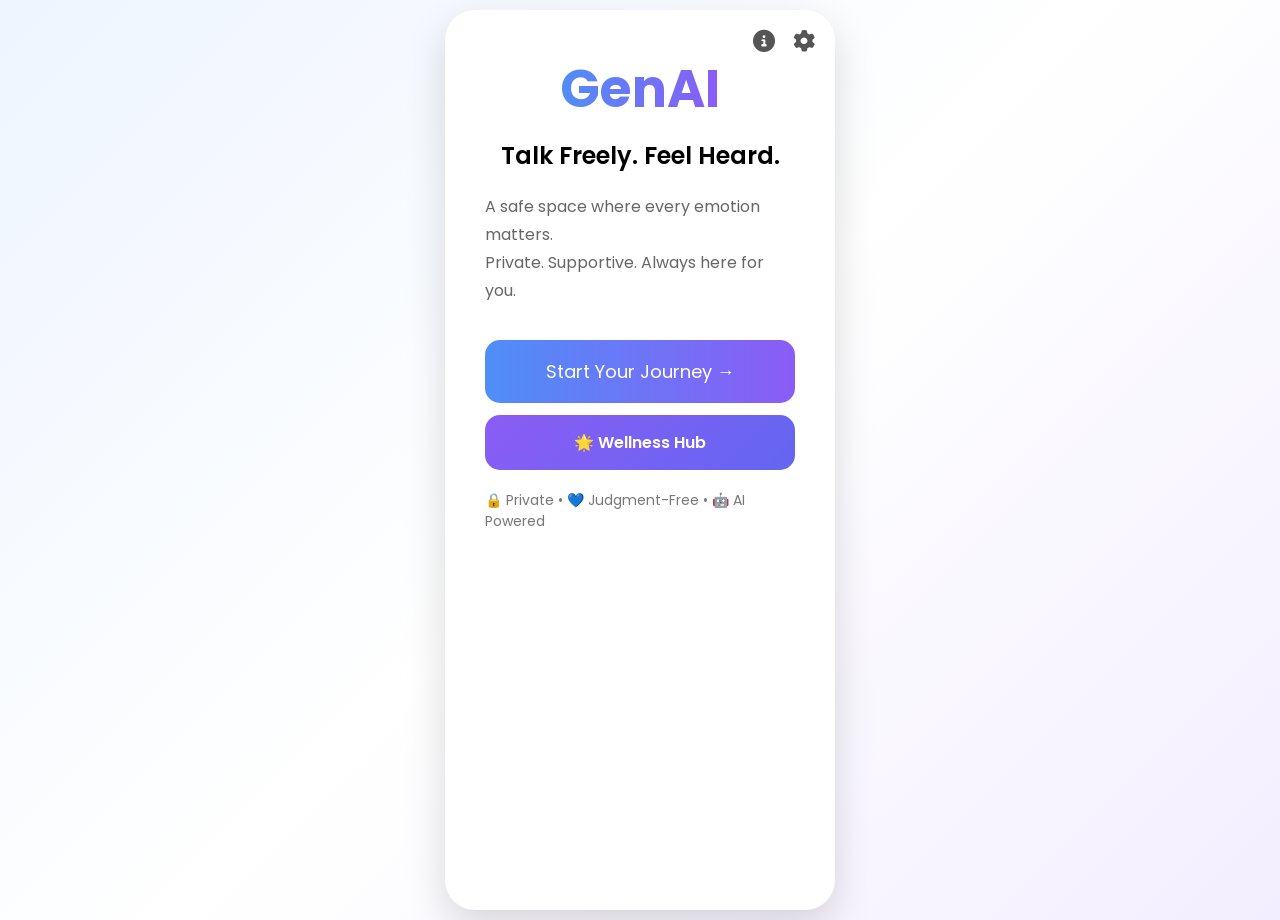
<file: index.html>
<!DOCTYPE html>
<html lang="en">
<head>
    <link rel="stylesheet" href="https://cdnjs.cloudflare.com/ajax/libs/font-awesome/6.7.2/css/all.min.css">
    <meta charset="UTF-8">
    <meta name="viewport" content="width=device-width, initial-scale=1.0">
    <title>GenAI</title>

    <link rel="stylesheet" href="style.css">

    <link href="https://fonts.googleapis.com/css2?family=Poppins:wght@300;400;500;600;700&display=swap" rel="stylesheet">
</head>
<body>

<div class="app">

    <div class="welcome-screen">


    <div class="top-bar">

        <div class="top-icons">
            <i class="fa-solid fa-circle-info" id="aboutBtn"></i>
            <i class="fa-solid fa-gear" id="settingsBtn"></i>
        </div>

    </div>


        <h1>GenAI</h1>

        <p class="tagline">
            Talk Freely. Feel Heard.
        </p>

        <p class="description">
            A safe space where every emotion matters.
            <br>
            Private. Supportive. Always here for you.
        </p>

        <button id="startBtn">
            Start Your Journey →
        </button>

        <button id="wellnessBtn">
    🌟 Wellness Hub
</button>

        <p class="footer-text">
            🔒 Private • 💙 Judgment-Free • 🤖 AI Powered
        </p>

    </div>

</div>


<div class="modal" id="aboutModal">

<div class="modal-content">

<h2>GenAI v1.0</h2>


<p>
Talk Freely. Feel Heard.
</p>

<br>

<p><strong>Developed By</strong></p>

<p>Vanshika Nakra</p>

<br>

<p><strong>Built With</strong></p>

<p>HTML • CSS • JavaScript • Gemini API</p>

<br>

<p>
© 2026 GenAI
</p>

<button onclick="closeAbout()">
Close
</button>

</div>

</div>

<script src="script.js"></script>

</body>
</html>
</file>
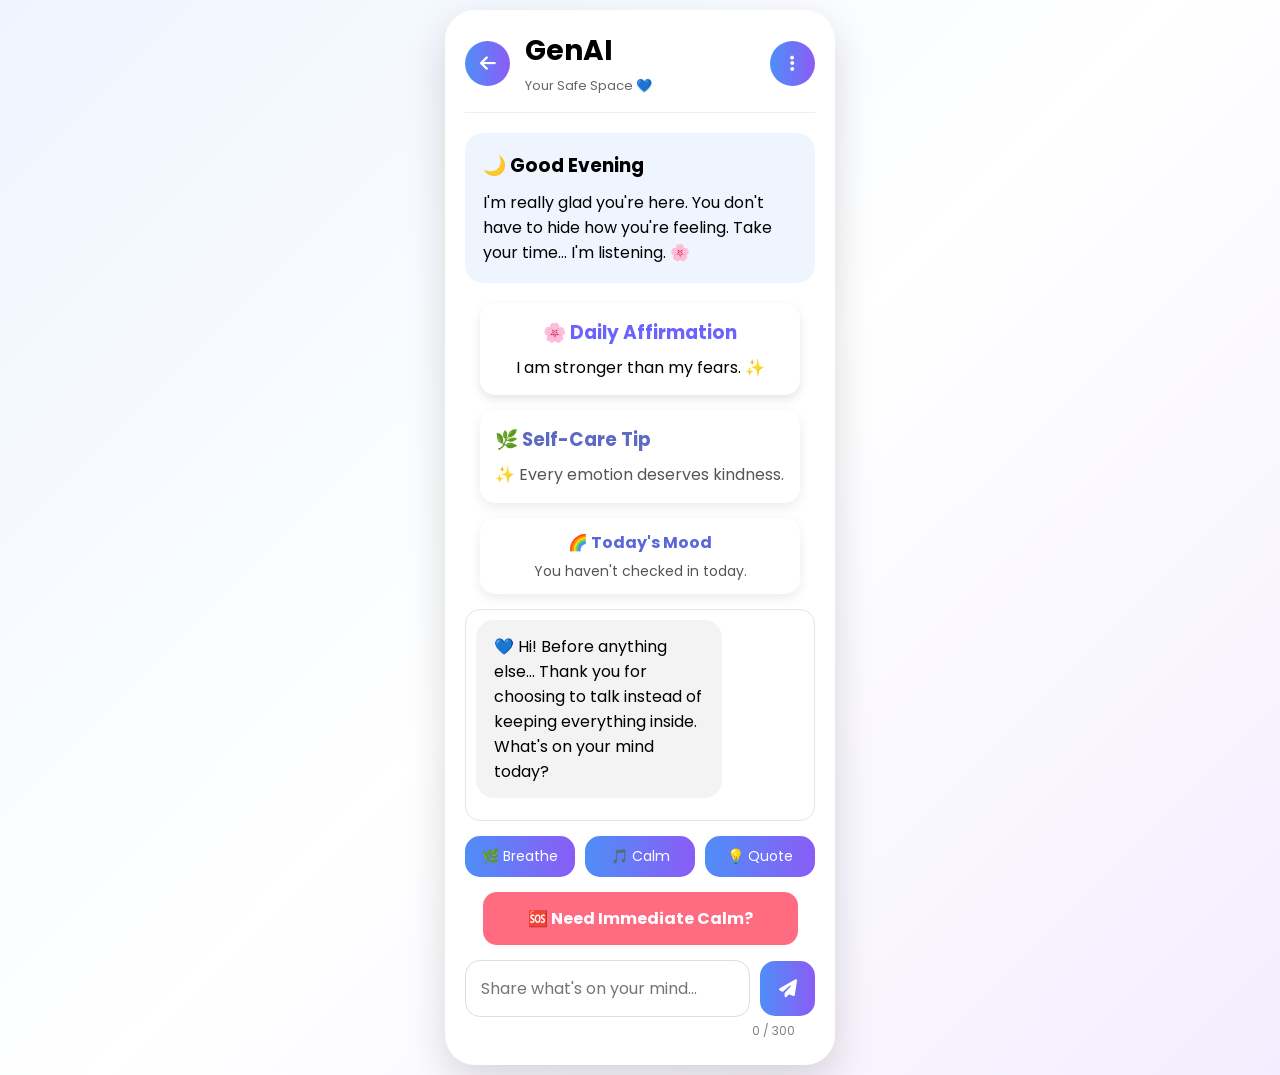
<file: chat.html>
<!DOCTYPE html>
<html lang="en">
<head>

<meta charset="UTF-8">
<meta name="viewport" content="width=device-width, initial-scale=1.0">

<title>GenAI Chat</title>

<link rel="stylesheet" href="style.css">

<link href="https://fonts.googleapis.com/css2?family=Poppins:wght@300;400;500;600;700&display=swap" rel="stylesheet">

<link rel="stylesheet" href="https://cdnjs.cloudflare.com/ajax/libs/font-awesome/6.7.2/css/all.min.css"/>

</head>

<body>

<div class="app">

<div class="chat-screen">

<div class="chat-header">

<button class="back-btn" onclick="history.back()">
    <i class="fa-solid fa-arrow-left"></i>
</button>

<div class="header-title">
    <h2>GenAI</h2>
    <small>Your Safe Space 💙</small>
</div>

<button class="menu-btn" id="menuBtn">
    <i class="fa-solid fa-ellipsis-vertical"></i>
</button>

</div>


<div class="menu" id="menu">

<button id="aboutMenu">ℹ About</button>

<button id="historyMenu">📜 Mood History</button>

<button id="clearChat">🗑 Clear Chat</button>

<button id="settingsMenu">⚙ Settings</button>

</div>

<div class="welcome-message">

<h3 id="welcomeTitle">💙 Welcome</h3>

<p id="welcomeText">

I'm really glad you're here.

You don't have to hide how you're feeling.

Take your time...

I'm listening. 🌸

</p>

</div>

<div class="affirmation-card">
    <h3>🌸 Daily Affirmation</h3>
    <p id="affirmation"></p>
</div>

<div class="care-card" id="careCard">

    <h3>🌿 Self-Care Tip</h3>

    <p id="careText"></p>

</div>

<div class="mood-summary">
    <h4>🌈 Today's Mood</h4>
    <p id="todayMood">You haven't checked in today.</p>
</div>

<div class="chat-box" id="chatBox">

<div class="bot-message">

💙 Hi!

Before anything else...

Thank you for choosing to talk instead of keeping everything inside.

What's on your mind today?

</div>

</div>

<div class="quick-actions">

<button id="breatheBtn">🌿 Breathe</button>

<button id="calmBtn">🎵 Calm</button>

<button id="quoteBtn">💡 Quote</button>

</div>

<button id="panicBtn" class="panic-btn">
    🆘 Need Immediate Calm?
</button>

<div class="input-area">

<input
type="text"
id="userInput"
placeholder="Share what's on your mind..."
>

<button id="sendBtn">
<i class="fa-solid fa-paper-plane"></i>
</button>

</div>

<p id="charCount">0 / 300</p>

</div>

</div>


<script src="script.js"></script>

</body>
</html>
</file>
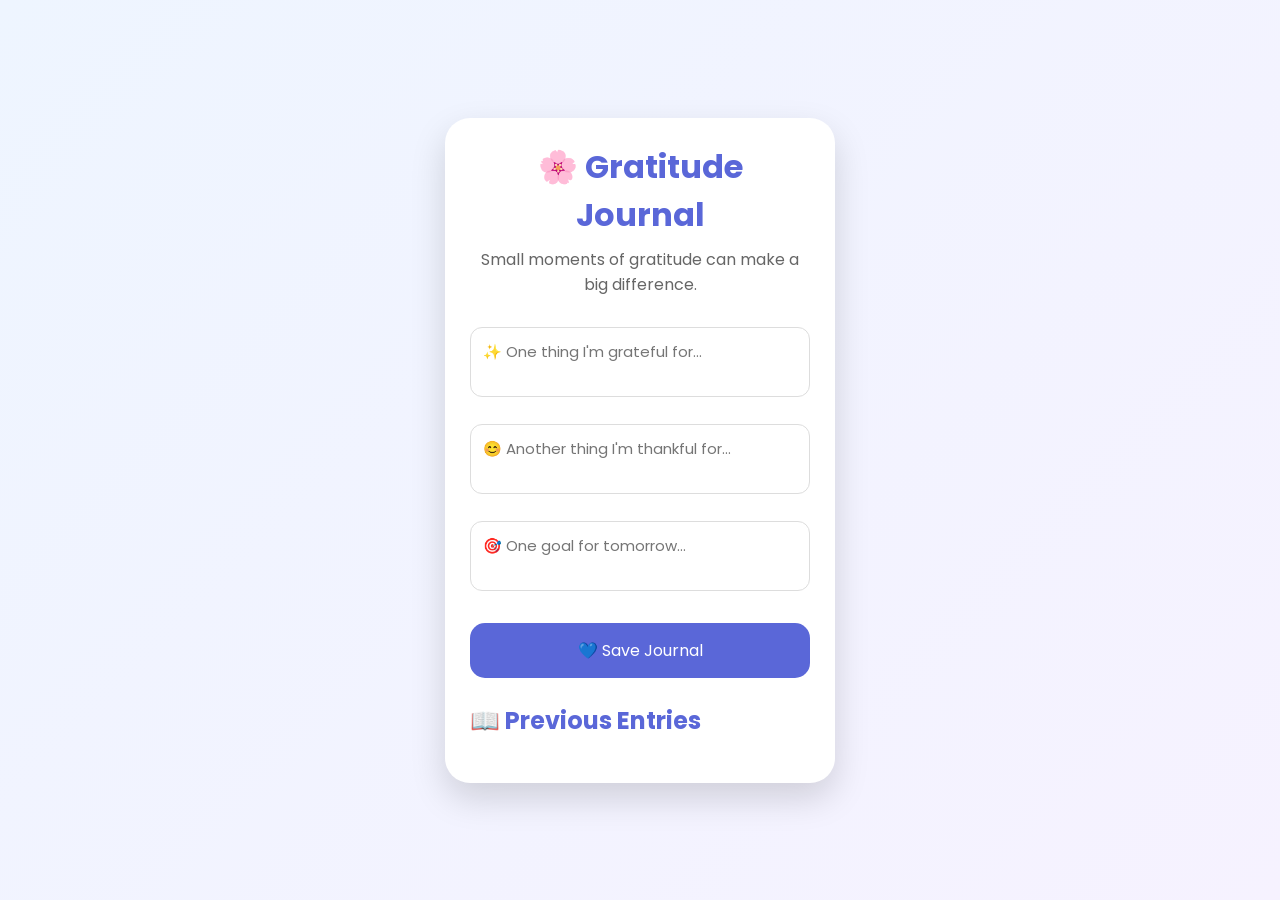
<file: gratitude.html>
<!DOCTYPE html>
<html lang="en">
<head>
<meta charset="UTF-8">
<meta name="viewport" content="width=device-width, initial-scale=1.0">
<title>Gratitude Journal | GenAI</title>

<link href="https://fonts.googleapis.com/css2?family=Poppins:wght@300;400;500;600;700&display=swap" rel="stylesheet">

<style>

*{
margin:0;
padding:0;
box-sizing:border-box;
font-family:'Poppins',sans-serif;
}

body{
background:linear-gradient(135deg,#EEF5FF,#F6F2FF);
display:flex;
justify-content:center;
align-items:center;
min-height:100vh;
padding:20px;
}

.container{
width:390px;
background:white;
border-radius:25px;
padding:25px;
box-shadow:0 15px 35px rgba(0,0,0,.15);
}

h1{
text-align:center;
color:#5A67D8;
margin-bottom:8px;
}

.subtitle{
text-align:center;
color:#666;
margin-bottom:20px;
}

textarea{
width:100%;
height:70px;
padding:12px;
margin:10px 0;
border-radius:12px;
border:1px solid #ddd;
resize:none;
font-size:15px;
}

button{
width:100%;
padding:15px;
border:none;
border-radius:15px;
background:#5A67D8;
color:white;
font-size:16px;
cursor:pointer;
margin-top:15px;
}

button:hover{
background:#4654c8;
}

.entries{
margin-top:25px;
}

.entry{
background:#F8F9FF;
padding:15px;
border-radius:15px;
margin-bottom:15px;
}

.entry small{
color:#777;
display:block;
margin-bottom:8px;
}

.entry p{
margin:6px 0;
line-height:1.5;
}

</style>

</head>

<body>

<div class="container">

<h1>🌸 Gratitude Journal</h1>

<p class="subtitle">
Small moments of gratitude can make a big difference.
</p>

<textarea id="g1" placeholder="✨ One thing I'm grateful for..."></textarea>

<textarea id="g2" placeholder="😊 Another thing I'm thankful for..."></textarea>

<textarea id="goal" placeholder="🎯 One goal for tomorrow..."></textarea>

<button onclick="saveEntry()">
💙 Save Journal
</button>

<div class="entries">

<h2 style="margin:20px 0;color:#5A67D8;">
📖 Previous Entries
</h2>

<div id="history"></div>

</div>

</div>

<script>

const historyBox=document.getElementById("history");

function loadEntries(){

const entries=
JSON.parse(localStorage.getItem("gratitudeEntries"))||[];

historyBox.innerHTML="";

entries.forEach(item=>{

historyBox.innerHTML+=`

<div class="entry">

<small>${item.date}</small>

<p>✨ ${item.g1}</p>

<p>😊 ${item.g2}</p>

<p>🎯 ${item.goal}</p>

</div>

`;

});

}

function saveEntry(){

const g1=document.getElementById("g1").value.trim();

const g2=document.getElementById("g2").value.trim();

const goal=document.getElementById("goal").value.trim();

if(!g1||!g2||!goal){

alert("Please fill all fields 💙");

return;

}

const entries=
JSON.parse(localStorage.getItem("gratitudeEntries"))||[];

entries.unshift({

date:new Date().toLocaleString(),

g1,

g2,

goal

});

localStorage.setItem(
"gratitudeEntries",
JSON.stringify(entries)
);

alert("🌸 Journal Saved Successfully!");

document.getElementById("g1").value="";
document.getElementById("g2").value="";
document.getElementById("goal").value="";

loadEntries();

}

loadEntries();

</script>

</body>
</html>
</file>
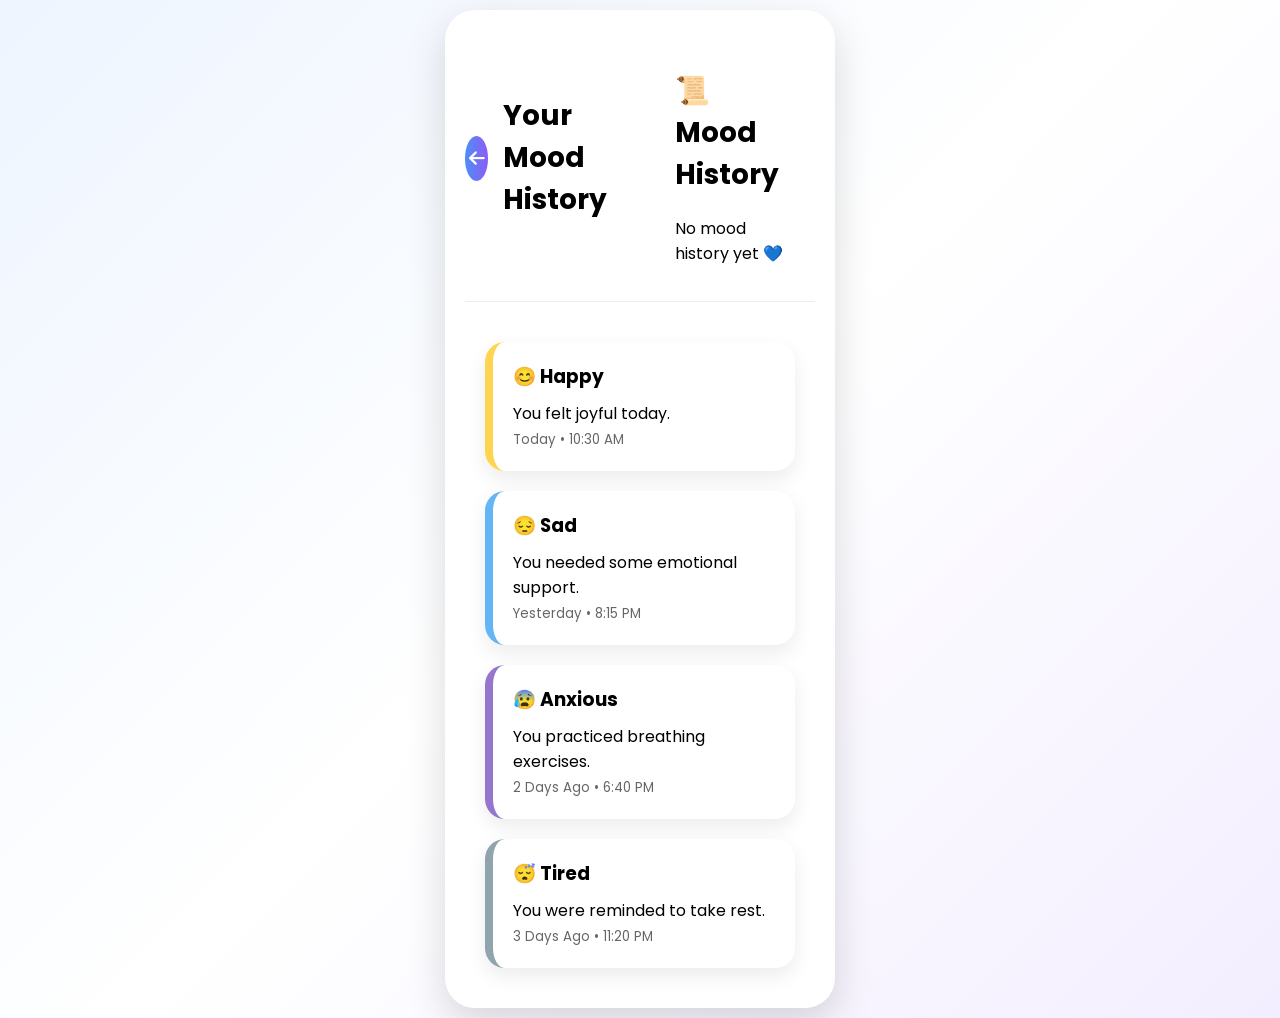
<file: history.html>
<!DOCTYPE html>
<html lang="en">
<head>
<meta charset="UTF-8">
<meta name="viewport" content="width=device-width, initial-scale=1.0">
<title>Mood History - GenAI</title>

<link rel="stylesheet" href="style.css">

<link rel="stylesheet"
href="https://cdnjs.cloudflare.com/ajax/libs/font-awesome/6.7.2/css/all.min.css">

<link href="https://fonts.googleapis.com/css2?family=Poppins:wght@300;400;500;600&display=swap" rel="stylesheet">

</head>

<body>

<div class="app">

<div class="chat-header">

<button class="back-btn" onclick="history.back()">
<i class="fa-solid fa-arrow-left"></i>
</button>

<h2>Your Mood History</h2>

<div class="history-container">

    <h2>📜 Mood History</h2>

    <div id="historyList"></div>

</div>

</div>

<div class="history-container">

<div class="history-card happy">
<h3>😊 Happy</h3>
<p>You felt joyful today.</p>
<small>Today • 10:30 AM</small>
</div>

<div class="history-card sad">
<h3>😔 Sad</h3>
<p>You needed some emotional support.</p>
<small>Yesterday • 8:15 PM</small>
</div>

<div class="history-card anxious">
<h3>😰 Anxious</h3>
<p>You practiced breathing exercises.</p>
<small>2 Days Ago • 6:40 PM</small>
</div>

<div class="history-card tired">
<h3>😴 Tired</h3>
<p>You were reminded to take rest.</p>
<small>3 Days Ago • 11:20 PM</small>
</div>

</div>

</div>

<script src="script.js"></script>

</body>
</html>
</file>
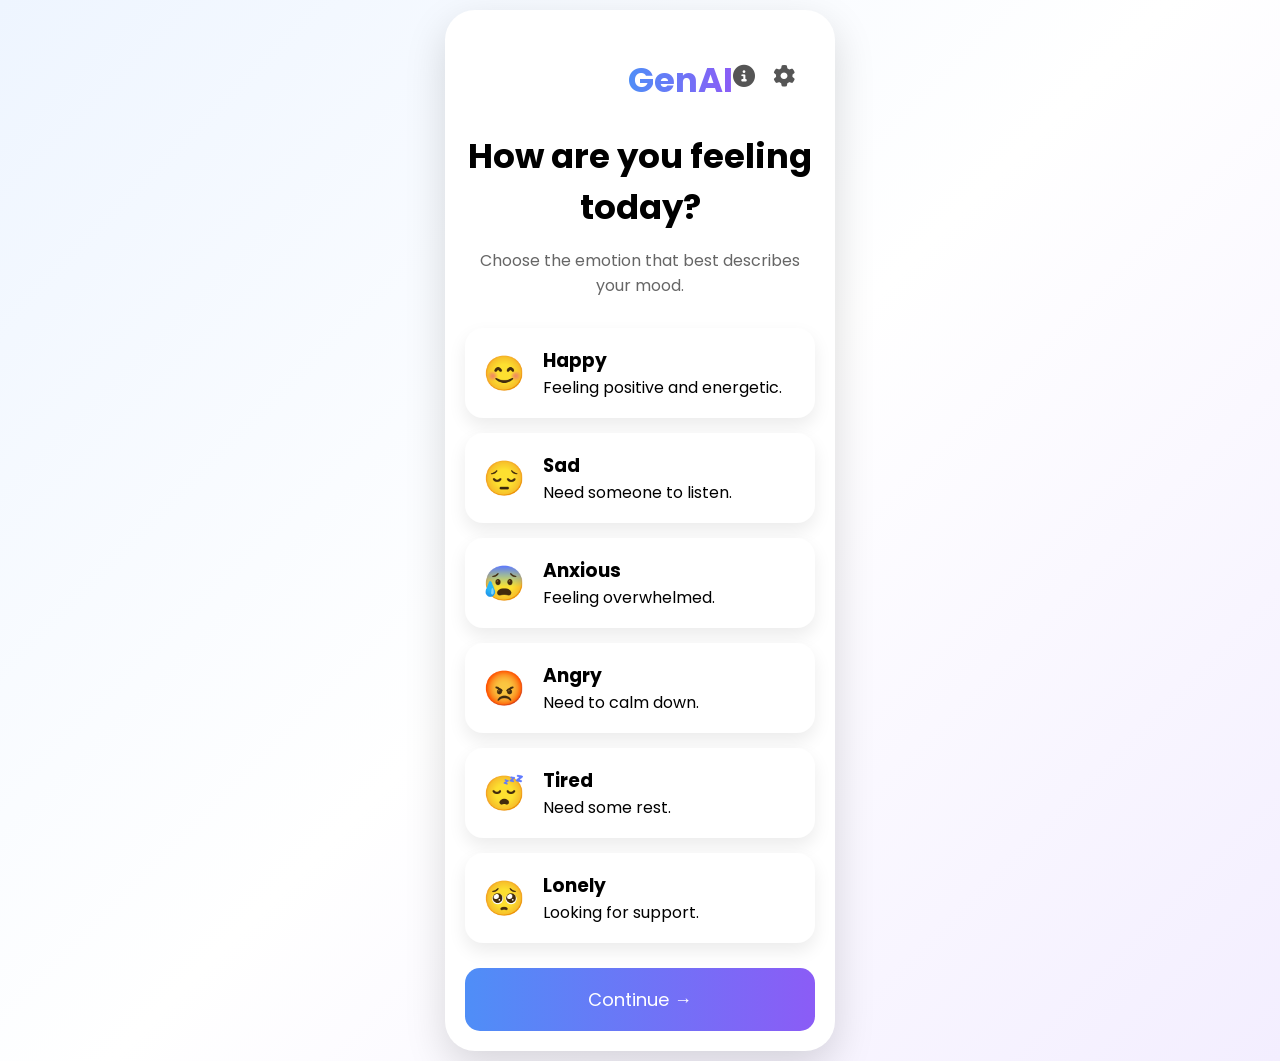
<file: mood.html>
<!DOCTYPE html>
<html lang="en">
<head>
    <link rel="stylesheet" href="https://cdnjs.cloudflare.com/ajax/libs/font-awesome/6.7.2/css/all.min.css">
    <meta charset="UTF-8">
    <meta name="viewport" content="width=device-width, initial-scale=1.0">
    <title>Mood Selection</title>

    <link rel="stylesheet" href="style.css">

    <link href="https://fonts.googleapis.com/css2?family=Poppins:wght@300;400;500;600;700&display=swap" rel="stylesheet">
</head>
<body>

<div class="app">

    <div id="overlay" class="overlay">

<div class="emoji-container" id="emojiContainer"></div>

    <div class="emotion-card" id="emotionCard">

    <span class="close-card" id="closeCard">
        <i class="fa-solid fa-xmark"></i>
    </span>

    <h2 id="cardTitle"></h2>

    <p id="cardMessage"></p>

    <button id="chatBtn">
        💬 Start Talking
    </button>

</div>

</div>

    <div class="mood-screen">

    <div class="mood-top-bar">

        <h2 class="app-title">GenAI</h2>

        <div class="top-icons">
            <i class="fa-solid fa-circle-info" id="aboutBtn"></i>
            <i class="fa-solid fa-gear" id="settingsBtn"></i>
        </div>

    </div>

        <h2>How are you feeling today?</h2>

        <p class="mood-subtitle">
            Choose the emotion that best describes your mood.
        </p>

        <div class="mood-container">

            <div class="mood-card">
                <span class="emoji">😊</span>
                <div>
                    <h3>Happy</h3>
                    <p>Feeling positive and energetic.</p>
                </div>
            </div>

            <div class="mood-card">
                <span class="emoji">😔</span>
                <div>
                    <h3>Sad</h3>
                    <p>Need someone to listen.</p>
                </div>
            </div>

            <div class="mood-card">
                <span class="emoji">😰</span>
                <div>
                    <h3>Anxious</h3>
                    <p>Feeling overwhelmed.</p>
                </div>
            </div>

            <div class="mood-card">
                <span class="emoji">😡</span>
                <div>
                    <h3>Angry</h3>
                    <p>Need to calm down.</p>
                </div>
            </div>

            <div class="mood-card">
    <span class="emoji">😴</span>
    <div>
        <h3>Tired</h3>
        <p>Need some rest.</p>
    </div>
</div>

<div class="mood-card">
    <span class="emoji">🥺</span>
    <div>
        <h3>Lonely</h3>
        <p>Looking for support.</p>
    </div>
</div>

</div>

<button class="continue-btn">
    Continue →
</button>

</div>

</div>

<!-- About Modal -->
<div class="modal" id="aboutModal">

    <div class="modal-content">

        <h2>GenAI v1.0</h2>

        <p>Talk Freely. Feel Heard.</p>

        <br>

        <p><strong>Developed By</strong></p>

        <p>Vanshika Nakra</p>

        <br>

        <p><strong>Built With</strong></p>

        <p>HTML • CSS • JavaScript • Gemini API</p>

        <br>

        <p>© 2026 GenAI</p>

        <button onclick="closeAbout()">
            Close
        </button>

    </div>

</div>

<script src="script.js"></script>

</body>
</html>
</file>
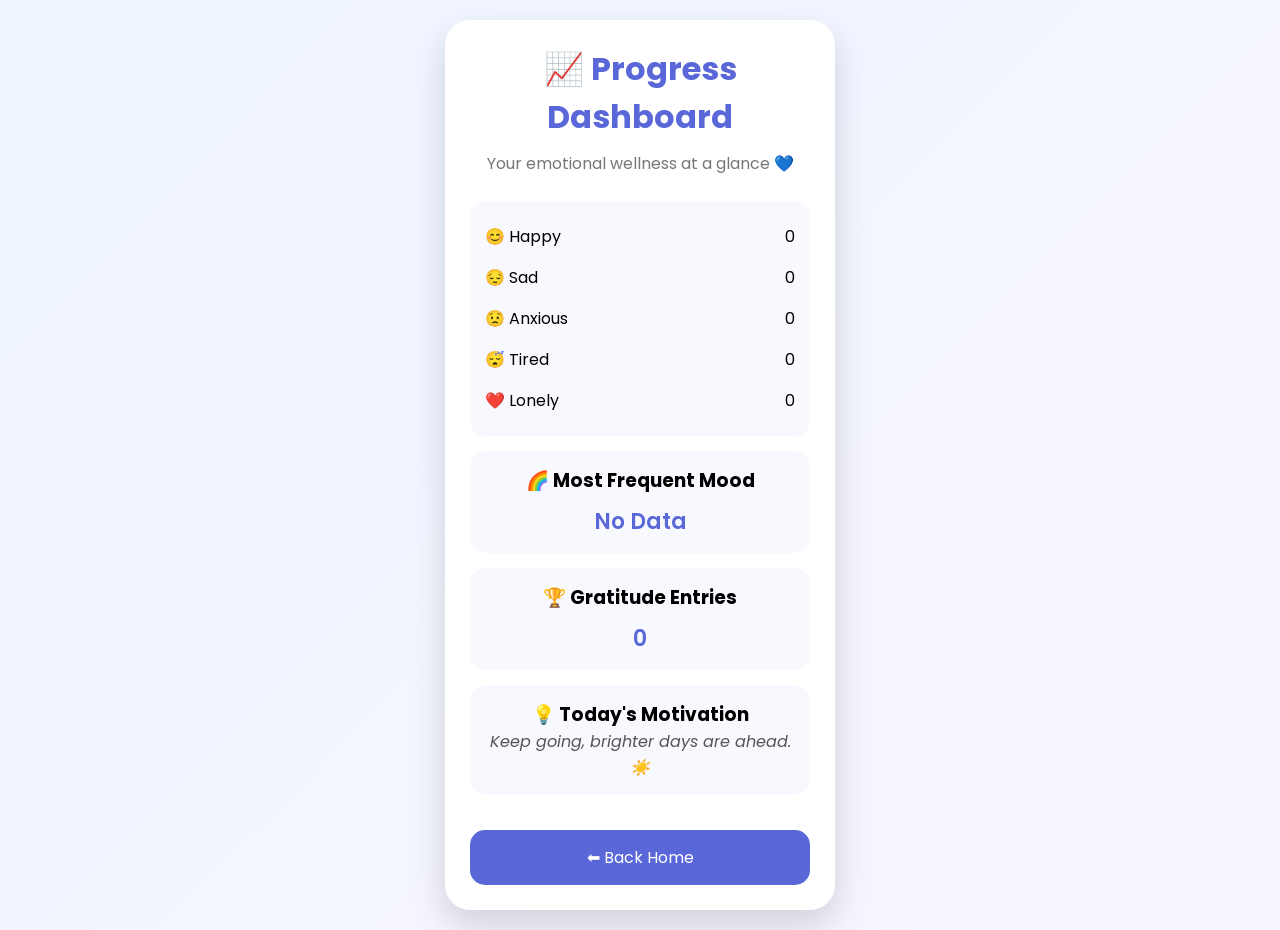
<file: progress.html>
<!DOCTYPE html>
<html lang="en">
<head>
<meta charset="UTF-8">
<meta name="viewport" content="width=device-width, initial-scale=1.0">
<title>Progress Dashboard | GenAI</title>

<link href="https://fonts.googleapis.com/css2?family=Poppins:wght@300;400;500;600;700&display=swap" rel="stylesheet">

<style>

*{
margin:0;
padding:0;
box-sizing:border-box;
font-family:'Poppins',sans-serif;
}

body{
background:linear-gradient(135deg,#EEF5FF,#F8F5FF);
display:flex;
justify-content:center;
align-items:center;
min-height:100vh;
padding:20px;
}

.container{
width:390px;
background:#fff;
border-radius:25px;
padding:25px;
box-shadow:0 15px 35px rgba(0,0,0,.15);
}

h1{
text-align:center;
color:#5A67D8;
margin-bottom:10px;
}

.subtitle{
text-align:center;
color:#777;
margin-bottom:25px;
}

.card{
background:#F8F9FF;
padding:15px;
border-radius:15px;
margin-bottom:15px;
}

.row{
display:flex;
justify-content:space-between;
padding:8px 0;
font-size:16px;
}

.highlight{
text-align:center;
font-size:22px;
font-weight:600;
color:#5A67D8;
margin-top:10px;
}

.quote{
text-align:center;
color:#555;
font-style:italic;
line-height:1.6;
}

button{
width:100%;
padding:15px;
border:none;
border-radius:15px;
background:#5A67D8;
color:#fff;
font-size:16px;
cursor:pointer;
margin-top:20px;
}

button:hover{
background:#4453c5;
}

</style>
</head>

<body>

<div class="container">

<h1>📈 Progress Dashboard</h1>

<p class="subtitle">
Your emotional wellness at a glance 💙
</p>

<div class="card">

<div class="row"><span>😊 Happy</span><span id="happy">0</span></div>
<div class="row"><span>😔 Sad</span><span id="sad">0</span></div>
<div class="row"><span>😟 Anxious</span><span id="anxious">0</span></div>
<div class="row"><span>😴 Tired</span><span id="tired">0</span></div>
<div class="row"><span>❤️ Lonely</span><span id="lonely">0</span></div>

</div>

<div class="card">

<h3 style="text-align:center;">🌈 Most Frequent Mood</h3>

<div class="highlight" id="bestMood">
No Data
</div>

</div>

<div class="card">

<h3 style="text-align:center;">🏆 Gratitude Entries</h3>

<div class="highlight" id="streak">
0
</div>

</div>

<div class="card">

<h3 style="text-align:center;">💡 Today's Motivation</h3>

<p class="quote" id="quote"></p>

</div>

<button onclick="window.location.href='index.html'">
⬅ Back Home
</button>

</div>

<script>

const moodHistory =
JSON.parse(localStorage.getItem("moodHistory")) || [];

const gratitude =
JSON.parse(localStorage.getItem("gratitudeEntries")) || [];

const counts={
Happy:0,
Sad:0,
Anxious:0,
Tired:0,
Lonely:0
};

moodHistory.forEach(item=>{

let mood=(item.mood||"").toLowerCase();

if(mood.includes("happy")) counts.Happy++;

else if(mood.includes("sad")) counts.Sad++;

else if(mood.includes("anxious")) counts.Anxious++;

else if(mood.includes("tired")) counts.Tired++;

else if(mood.includes("lonely")) counts.Lonely++;

});

document.getElementById("happy").innerText=counts.Happy;
document.getElementById("sad").innerText=counts.Sad;
document.getElementById("anxious").innerText=counts.Anxious;
document.getElementById("tired").innerText=counts.Tired;
document.getElementById("lonely").innerText=counts.Lonely;

let best="No Data";
let max=0;

for(let key in counts){

if(counts[key]>max){

max=counts[key];
best=key;

}

}

document.getElementById("bestMood").innerHTML=max?best:"No Data";

document.getElementById("streak").innerHTML=gratitude.length;

const quotes=[

"Every small step counts. 🌱",

"You are stronger than yesterday. 💙",

"Your feelings are valid. 🤍",

"Keep going, brighter days are ahead. ☀️",

"Believe in yourself every single day. ✨",

"Progress is progress, no matter how small. 🌸",

"You've survived 100% of your difficult days. 🌈"

];

document.getElementById("quote").innerHTML=
quotes[Math.floor(Math.random()*quotes.length)];

</script>

</body>
</html>
</file>
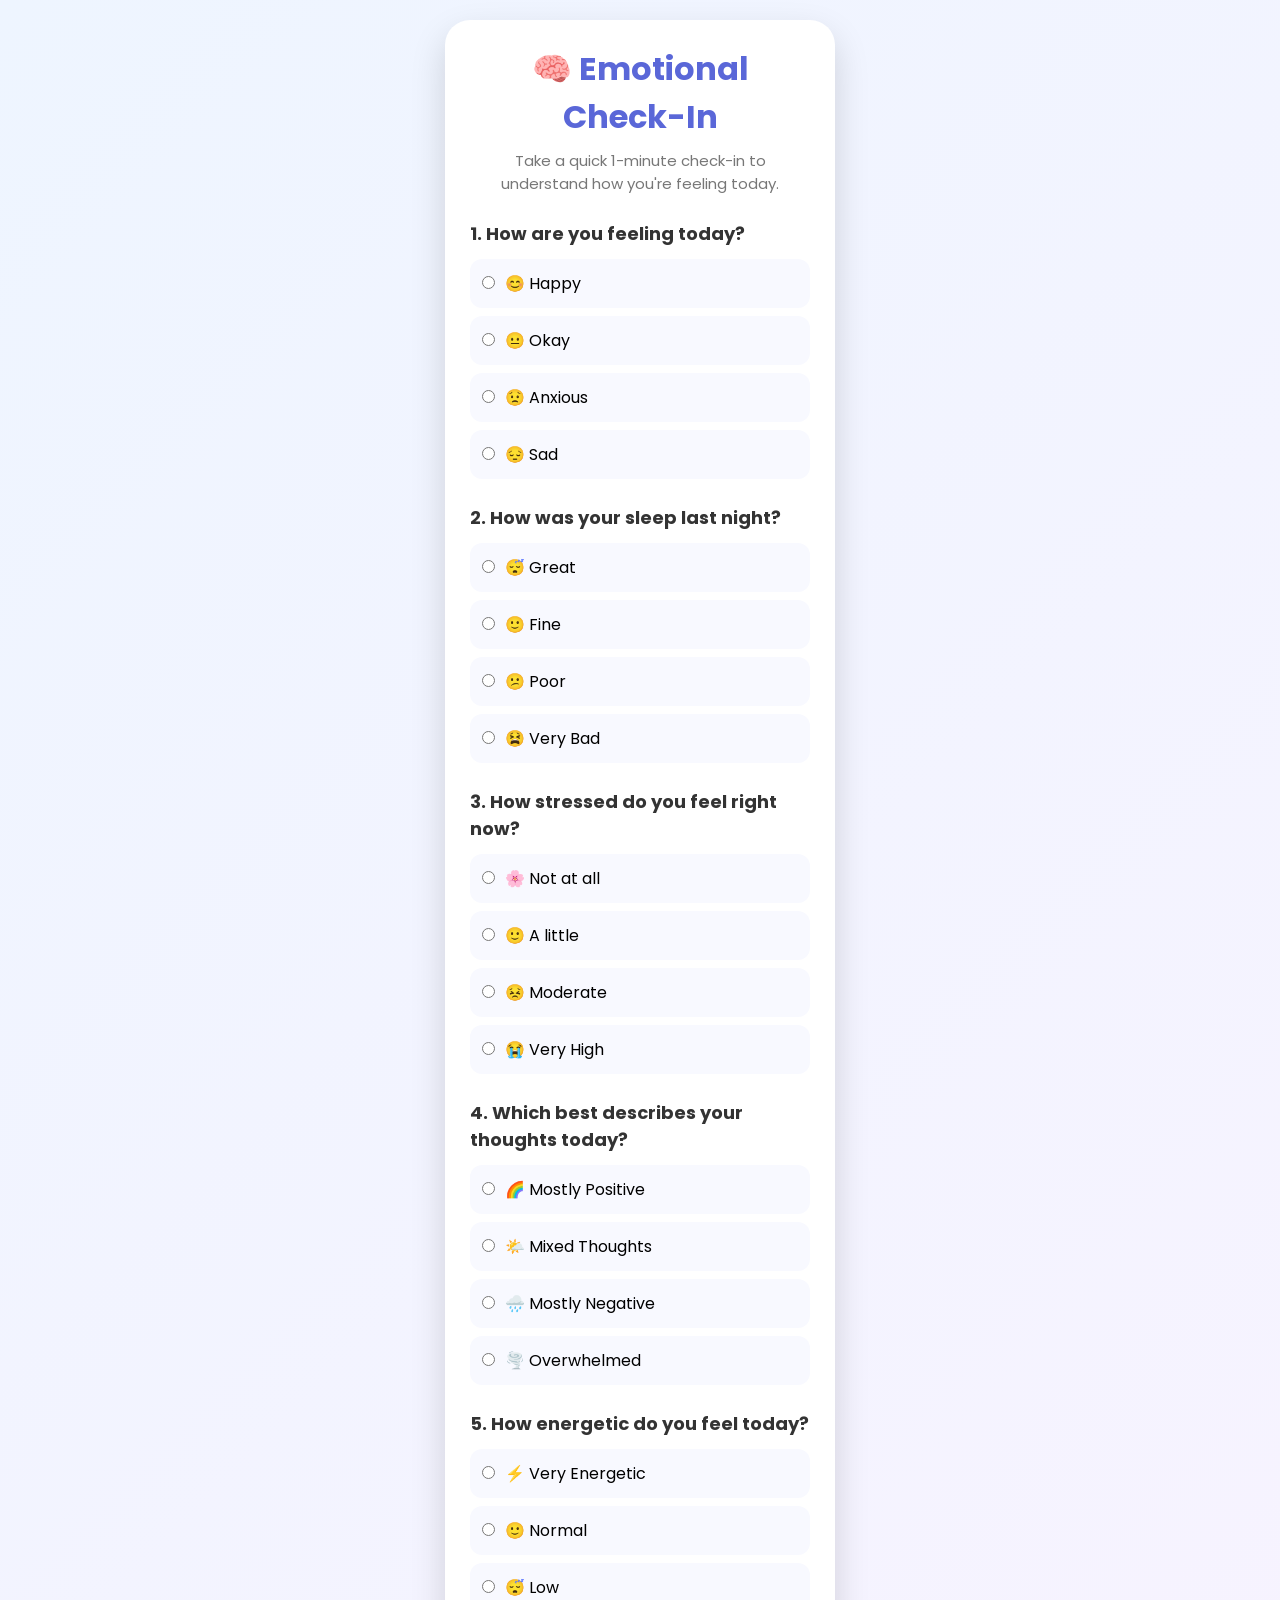
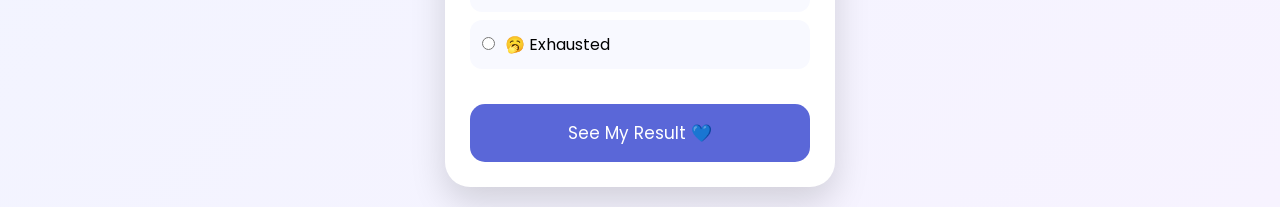
<file: quiz.html>
<!DOCTYPE html>
<html lang="en">
<head>
<meta charset="UTF-8">
<meta name="viewport" content="width=device-width, initial-scale=1.0">

<title>Emotional Check-In | GenAI</title>

<link href="https://fonts.googleapis.com/css2?family=Poppins:wght@300;400;500;600;700&display=swap" rel="stylesheet">

<style>

*{
margin:0;
padding:0;
box-sizing:border-box;
font-family:'Poppins',sans-serif;
}

body{
background:linear-gradient(135deg,#EEF5FF,#F7F3FF);
display:flex;
justify-content:center;
align-items:center;
min-height:100vh;
padding:20px;
}


.container{
width:390px;
background:white;
border-radius:25px;
padding:25px;
box-shadow:0 15px 35px rgba(0,0,0,.15);
}

h1{
text-align:center;
color:#5A67D8;
margin-bottom:8px;
}

.subtitle{
text-align:center;
color:#777;
margin-bottom:25px;
font-size:15px;
}

.question{
margin-bottom:25px;
}

.question h3{
margin-bottom:12px;
color:#333;
font-size:18px;
}

label{
display:block;
background:#F8F9FF;
padding:12px;
margin:8px 0;
border-radius:12px;
cursor:pointer;
transition:.3s;
}

label:hover{
background:#E9EDFF;
}

input[type=radio]{
margin-right:10px;
}

button{
width:100%;
padding:16px;
border:none;
border-radius:15px;
background:#5A67D8;
color:white;
font-size:17px;
cursor:pointer;
margin-top:10px;
}

button:hover{
background:#4654c8;
}

#result{
display:none;
margin-top:25px;
padding:20px;
border-radius:18px;
background:#EEF5FF;
text-align:center;
}

#result h2{
margin-bottom:10px;
color:#5A67D8;
}

#result p{
line-height:1.7;
color:#555;
}

</style>

</head>
<body>

<div class="container">

<h1>🧠 Emotional Check-In</h1>

<p class="subtitle">
Take a quick 1-minute check-in to understand how you're feeling today.
</p>

<form id="quizForm">

<div class="question">

<h3>1. How are you feeling today?</h3>

<label><input type="radio" name="q1" value="1">😊 Happy</label>
<label><input type="radio" name="q1" value="2">😐 Okay</label>
<label><input type="radio" name="q1" value="3">😟 Anxious</label>
<label><input type="radio" name="q1" value="4">😔 Sad</label>

</div>

<div class="question">

<h3>2. How was your sleep last night?</h3>

<label><input type="radio" name="q2" value="1">😴 Great</label>
<label><input type="radio" name="q2" value="2">🙂 Fine</label>
<label><input type="radio" name="q2" value="3">😕 Poor</label>
<label><input type="radio" name="q2" value="4">😫 Very Bad</label>

</div>

<div class="question">

<h3>3. How stressed do you feel right now?</h3>

<label><input type="radio" name="q3" value="1">🌸 Not at all</label>
<label><input type="radio" name="q3" value="2">🙂 A little</label>
<label><input type="radio" name="q3" value="3">😣 Moderate</label>
<label><input type="radio" name="q3" value="4">😭 Very High</label>

</div>

<div class="question">

<h3>4. Which best describes your thoughts today?</h3>

<label><input type="radio" name="q4" value="1">🌈 Mostly Positive</label>
<label><input type="radio" name="q4" value="2">🌤️ Mixed Thoughts</label>
<label><input type="radio" name="q4" value="3">🌧️ Mostly Negative</label>
<label><input type="radio" name="q4" value="4">🌪️ Overwhelmed</label>

</div>

<div class="question">

<h3>5. How energetic do you feel today?</h3>

<label><input type="radio" name="q5" value="1">⚡ Very Energetic</label>
<label><input type="radio" name="q5" value="2">🙂 Normal</label>
<label><input type="radio" name="q5" value="3">😴 Low</label>
<label><input type="radio" name="q5" value="4">🥱 Exhausted</label>

</div>

<button type="button" onclick="checkResult()">
See My Result 💙
</button>

</form>

<div id="result">

<h2 id="title"></h2>

<p id="message"></p>

<br>

<button onclick="window.location.href='gratitude.html'">
Continue ➜ Gratitude Journal
</button>

</div>

</div>

<script>

function checkResult(){

let total=0;

for(let i=1;i<=5;i++){

const ans=document.querySelector('input[name="q'+i+'"]:checked');

if(!ans){

alert("Please answer all questions.");

return;

}

total+=parseInt(ans.value);

}

let title="";
let msg="";

if(total<=7){

title="😊 Mostly Calm";

msg="You're doing well. Keep taking care of yourself and continue your healthy habits.";

}

else if(total<=11){

title="🌿 Slightly Stressed";

msg="A short walk, deep breathing or talking to someone you trust may help today.";

}

else if(total<=16){

title="💙 Emotionally Tired";

msg="Take things slowly today. Give yourself permission to rest and recharge.";

}

else{

title="🤍 Feeling Overwhelmed";

msg="Take one step at a time. If these feelings continue, consider talking with someone you trust or a mental health professional.";

}

document.getElementById("quizForm").style.display="none";

document.getElementById("result").style.display="block";

document.getElementById("title").innerHTML=title;

document.getElementById("message").innerHTML=msg;

}

</script>

</body>
</html>
</file>
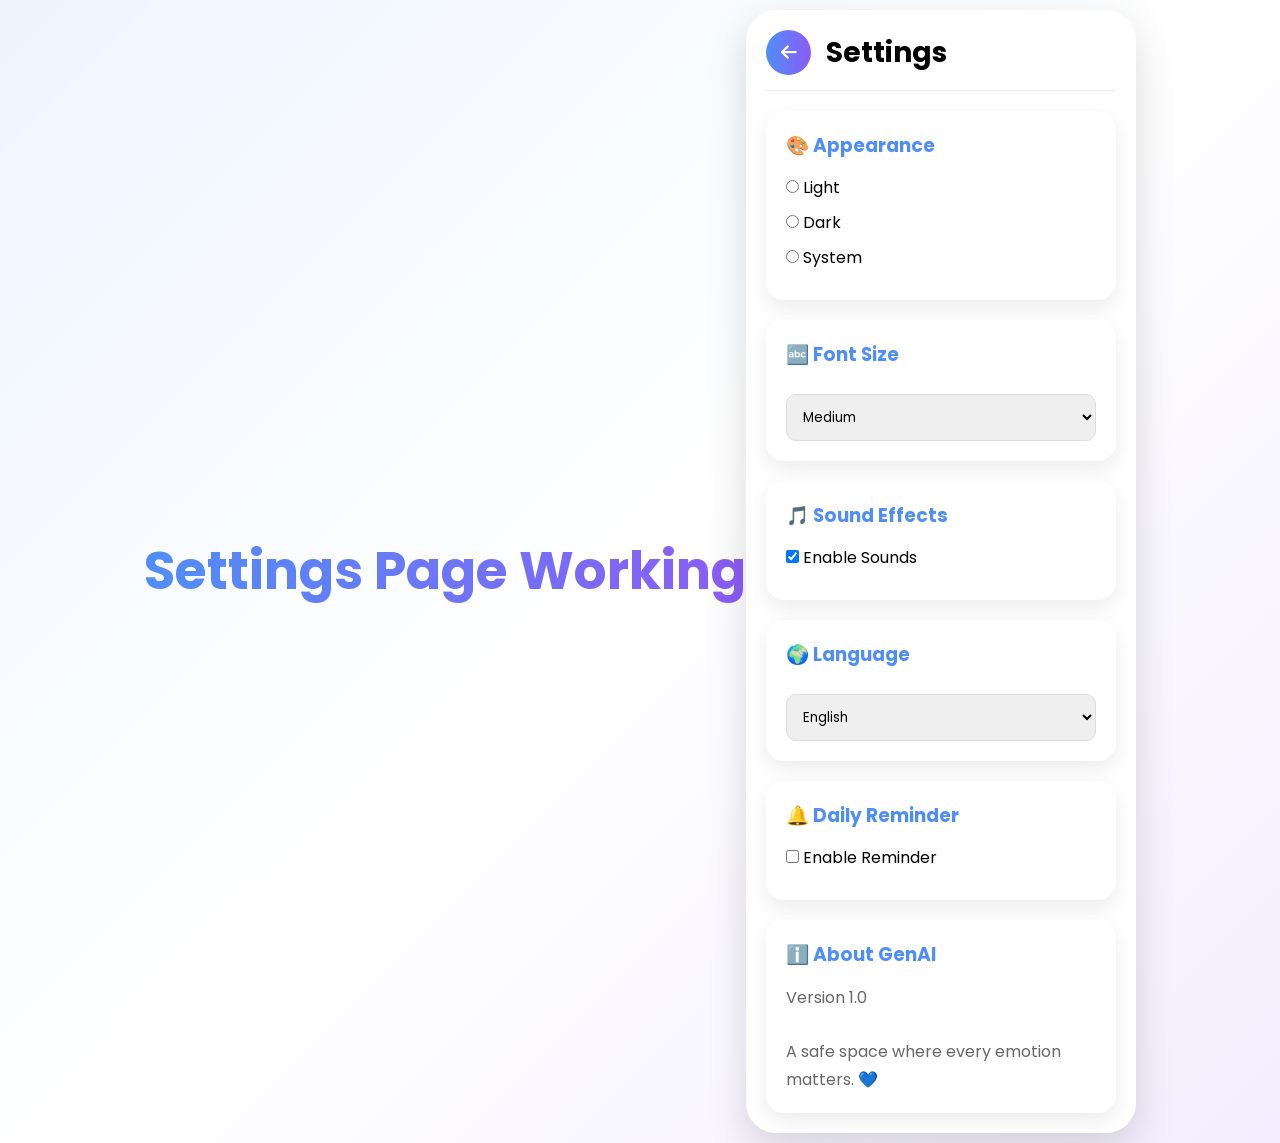
<file: setting.html>
<!DOCTYPE html>
<html lang="en">
<head>

<meta charset="UTF-8">
<meta name="viewport" content="width=device-width, initial-scale=1.0">

<title>Settings - GenAI</title>

<link rel="stylesheet" href="style.css">

<link rel="stylesheet"
href="https://cdnjs.cloudflare.com/ajax/libs/font-awesome/6.7.2/css/all.min.css">

<link href="https://fonts.googleapis.com/css2?family=Poppins:wght@300;400;500;600&display=swap" rel="stylesheet">

</head>

<body>

    <h1 style="color:red;">Settings Page Working</h1>

<div class="app">

<div class="settings-screen">

<div class="chat-header">

<button class="back-btn" onclick="history.back()">
<i class="fa-solid fa-arrow-left"></i>
</button>

<h2>Settings</h2>

</div>

<div class="setting-card">

<h3>🎨 Appearance</h3>

<label><input type="radio" name="theme"> Light</label>

<label><input type="radio" name="theme"> Dark</label>

<label><input type="radio" name="theme"> System</label>

</div>

<div class="setting-card">

<h3>🔤 Font Size</h3>

<select id="fontSize">

<option>Small</option>

<option selected>Medium</option>

<option>Large</option>

</select>

</div>

<div class="setting-card">

<h3>🎵 Sound Effects</h3>

<label>

<input type="checkbox" id="soundToggle" checked>

Enable Sounds

</label>

</div>

<div class="setting-card">

<h3>🌍 Language</h3>

<select>

<option>English</option>

<option>Hindi</option>

<option>Hinglish</option>

</select>

</div>

<div class="setting-card">

<h3>🔔 Daily Reminder</h3>

<label>

<input type="checkbox">

Enable Reminder

</label>

</div>

<div class="setting-card">

<h3>ℹ️ About GenAI</h3>

<p>

Version 1.0

<br><br>

A safe space where every emotion matters. 💙

</p>

</div>

</div>

</div>

<script src="script.js"></script>

</body>
</html>
</file>
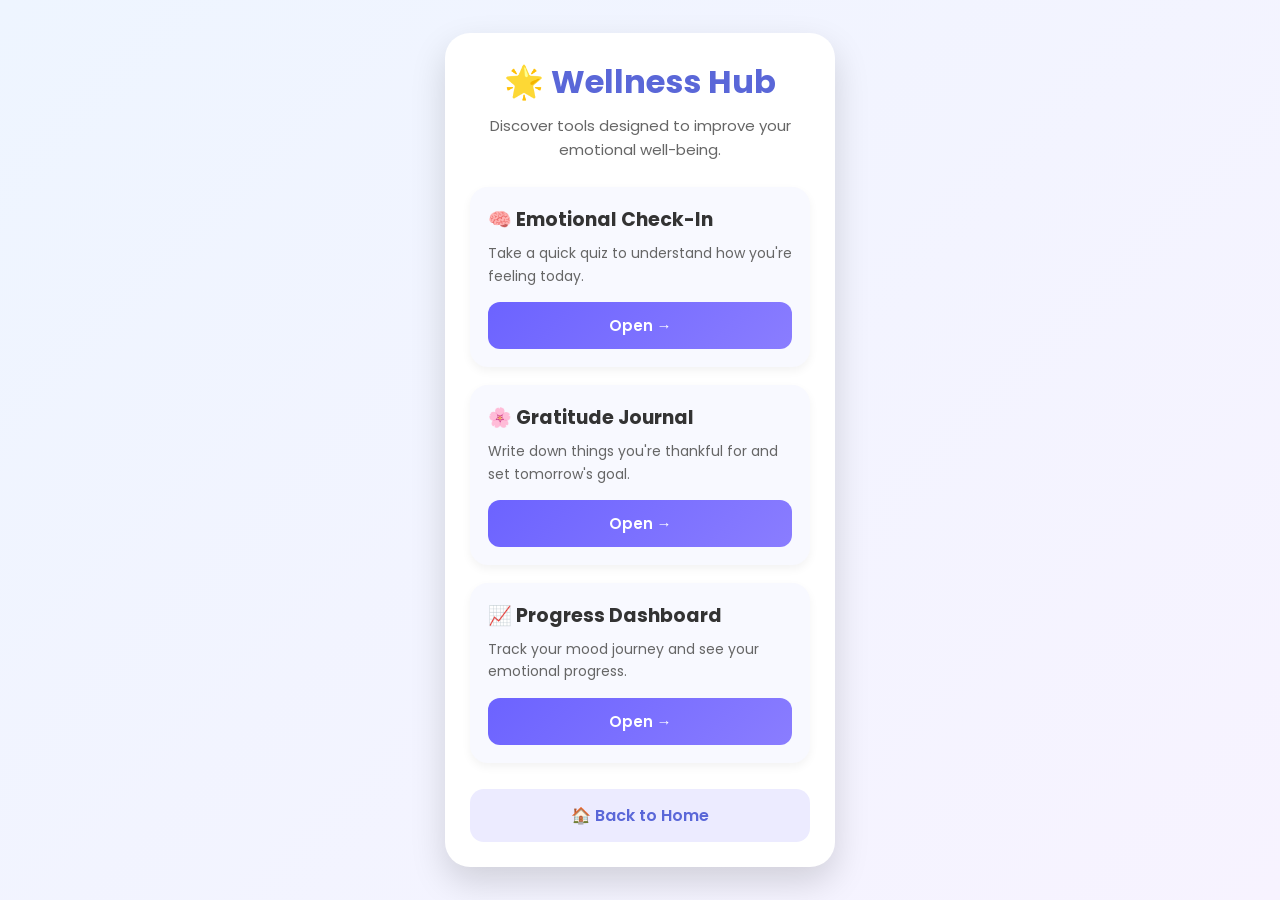
<file: wellness.html>
<!DOCTYPE html>
<html lang="en">

<head>

<meta charset="UTF-8">
<meta name="viewport" content="width=device-width, initial-scale=1.0">

<title>Wellness Hub | GenAI</title>

<link href="https://fonts.googleapis.com/css2?family=Poppins:wght@300;400;500;600;700&display=swap" rel="stylesheet">

<style>

*{
margin:0;
padding:0;
box-sizing:border-box;
font-family:'Poppins',sans-serif;
}

body{
background:linear-gradient(135deg,#EEF5FF,#F7F3FF);
display:flex;
justify-content:center;
align-items:center;
min-height:100vh;
padding:20px;
}

.container{
width:390px;
background:#fff;
border-radius:25px;
padding:25px;
box-shadow:0 15px 35px rgba(0,0,0,.15);
}

h1{
text-align:center;
color:#5A67D8;
margin-bottom:8px;
}

.subtitle{
text-align:center;
color:#666;
font-size:15px;
margin-bottom:25px;
line-height:1.6;
}

.card{
background:#F8F9FF;
border-radius:18px;
padding:18px;
margin-bottom:18px;
transition:.3s;
box-shadow:0 4px 10px rgba(0,0,0,.05);
}

.card:hover{
transform:translateY(-3px);
box-shadow:0 10px 20px rgba(0,0,0,.1);
}

.card h2{
font-size:19px;
color:#333;
margin-bottom:8px;
}

.card p{
color:#666;
font-size:14px;
line-height:1.6;
margin-bottom:15px;
}

.open-btn{

width:100%;
padding:12px;
border:none;
border-radius:12px;
background:linear-gradient(135deg,#6C63FF,#8A7DFF);
color:white;
font-size:15px;
font-weight:600;
cursor:pointer;
transition:.3s;

}

.open-btn:hover{

transform:scale(1.02);

}

.home-btn{

width:100%;
padding:14px;
margin-top:8px;
border:none;
border-radius:14px;
background:#ECEBFF;
color:#5A67D8;
font-size:16px;
font-weight:600;
cursor:pointer;

}

.home-btn:hover{

background:#DDD8FF;

}

</style>

</head>

<body>

<div class="container">

<h1>🌟 Wellness Hub</h1>

<p class="subtitle">

Discover tools designed to improve your emotional well-being.

</p>

<div class="card">

<h2>🧠 Emotional Check-In</h2>

<p>
Take a quick quiz to understand how you're feeling today.
</p>

<button class="open-btn" onclick="openQuiz()">

Open →

</button>

</div>

<div class="card">

<h2>🌸 Gratitude Journal</h2>

<p>

Write down things you're thankful for and set tomorrow's goal.

</p>

<button class="open-btn" onclick="openGratitude()">

Open →

</button>

</div>

<div class="card">

<h2>📈 Progress Dashboard</h2>

<p>

Track your mood journey and see your emotional progress.

</p>

<button class="open-btn" onclick="openProgress()">

Open →

</button>

</div>

<button class="home-btn" onclick="goHome()">

🏠 Back to Home

</button>

<script>
    function openQuiz(){

window.location.href="quiz.html";

}

function openGratitude(){

window.location.href="gratitude.html";

}

function openProgress(){

window.location.href="progress.html";

}

function goHome(){

window.location.href="index.html";

}
</script>

</body>
</html>
</file>
<file: style.css>
*{
    margin:0;
    padding:0;
    box-sizing:border-box;
    font-family:'Poppins',sans-serif;
}

body{
    background:linear-gradient(135deg,#EEF5FF,#FFFFFF,#F3EEFF);
    display:flex;
    justify-content:center;
    align-items:center;
    min-height:100vh;
    overflow-x:hidden;
    padding:10px;
}

    .app{
    width:100%;
    max-width:390px;
    min-height:100vh;
    background:white;
    border-radius:30px;
    overflow-y:auto;
    overflow-x:hidden;
    box-shadow:0 15px 40px rgba(0,0,0,.15);
    padding:20px;
    position:relative;
}

.welcome-screen{
    height:100%;
    display:flex;
    flex-direction:column;
    justify-content:flex-start;
    align-items:center;
    padding: 20px;
}

h1{
    font-size:52px;
    background:linear-gradient(90deg,#4F8EF7,#8B5CF6);
    -webkit-background-clip:text;
    -webkit-text-fill-color:transparent;
}

.tagline{
    margin-top:10px;
    font-size:24px;
    font-weight:600;
}

.description{
    margin-top:20px;
    color:#666;
    line-height:28px;
}

button{
    width:100%;
    margin-top:35px;
    padding:18px;
    border:none;
    border-radius:15px;
    background:linear-gradient(90deg,#4F8EF7,#8B5CF6);
    color:white;
    font-size:18px;
    cursor:pointer;
}

.footer-text{
    margin-top:20px;
    color:#777;
    font-size:14px;
}

/* Mood Page */

.mood-screen{
    height:100%;
    padding: top 70px;
}

.mood-screen h2{
    text-align:center;
    font-size:34px;
    margin-top:10px;
}

.mood-subtitle{
    text-align:center;
    color:#666;
    margin:15px 0 30px;
}

.mood-container{
    display:flex;
    flex-direction:column;
    gap:15px;
}

.mood-card{
    display:flex;
    align-items:center;
    gap:18px;
    padding:18px;
    background:#fff;
    border-radius:18px;
    box-shadow:0 8px 18px rgba(0,0,0,.08);
    cursor:pointer;
    transition:.3s;
}

.mood-card:hover{
    transform:translateY(-3px);
}

.emoji{
    font-size:34px;
}

.continue-btn{
    margin-top:25px;
}
/* Top Bar */

.top-bar{

width:auto;

position:absolute;

top:20px;

right: 20px;

display:flex;

justify-content:flex end;

align-items:center;

z-index:100;

}

.app-title{

font-size:28px;

font-weight:700;

background:linear-gradient(90deg,#4F8EF7,#8B5CF6);

-webkit-background-clip:text;

-webkit-text-fill-color:transparent;

}

.top-icons{

display:flex;

gap:18px;

font-size:22px;

color:#555;

}

.top-icons i{

cursor:pointer;

transition:.3s;

}

.top-icons i:hover{

color:#4F8EF7;

transform:rotate(20deg) scale(1.1);

}
.modal{

display:none;

position:fixed;

top:0;

left:0;

width:100%;

height:100%;

background:rgba(0,0,0,.45);

justify-content:center;

align-items:center;

}

.modal-content{

background:white;

width:330px;

padding:30px;

border-radius:20px;

text-align:center;

box-shadow:0 20px 50px rgba(0,0,0,.2);

}

.modal-content button{

margin-top:20px;

}

.mood-top-bar{
    width: 100%;
    display: flex;
    justify-content: flex-end;
    align-items: center;
    padding: 15px 20px;
}
/* Overlay */

.overlay{
    position:absolute;
    inset:0;
    display:none;
    justify-content:center;
    align-items:center;
    flex-direction:column;
    transition:.6s;
    z-index:999;
}

/* Emoji */

.popup-emoji{
    font-size:90px;
    opacity:0;
    transform:scale(0);
}

/* Emoji Animation */

.popup-emoji.show{

    animation:pop .8s forwards;

}

@keyframes pop{

0%{
opacity:0;
transform:scale(0);
}

60%{
opacity:1;
transform:scale(1.25);
}

100%{
opacity:1;
transform:scale(1);
}

}

/* Card */

.emotion-card{

margin-top:35px;

width:85%;

background:white;

padding:25px;

border-radius:25px;

text-align:center;

box-shadow:0 15px 35px rgba(0,0,0,.15);

opacity:0;

transform:translateY(50px);

}

.emotion-card.show{

animation:slideUp .8s forwards;

}

@keyframes slideUp{

to{

opacity:1;

transform:translateY(0);

}

}

.emotion-card h2{

margin-bottom:15px;

font-size:30px;

}

.emotion-card p{

color:#666;

line-height:28px;

margin-bottom:25px;

}
.close-card{

position:absolute;

top:18px;

right:20px;

font-size:22px;

cursor:pointer;

color:#777;

transition:.3s;

}

.close-card:hover{

color:#ff4d4d;

transform:rotate(90deg);

}

.emotion-card{

position:relative;

}
.emoji-container{

position:absolute;

width:100%;
height:100%;
overflow:hidden;

}

.floating-emoji{

position:absolute;

font-size:32px;

animation:floatUp 2s linear forwards;

}

@keyframes floatUp{

0%{

opacity:0;

transform:translateY(100px) scale(.5);

}

30%{

opacity:1;

}

100%{

opacity:0;

transform:translateY(-250px) scale(1.3);

}

}
/* CHAT PAGE */

.chat-screen{
    display:block;
    height:auto;
}

.chat-box{
    width:100%;
    min-height:180px;
    max-height:350px;
    overflow-y:auto;
    margin:15px 0;
    padding:10px;
    border:1px solid #e5e5e5;
    border-radius:15px;
    background:#fff;
}

.bot-message,
.user-message{
    margin-bottom:12px;
}

.chat-header{

display:flex;

align-items:center;

gap:15px;

padding-bottom:15px;

border-bottom:1px solid #eee;

}

.back-btn{

width:45px;

height:45px;

margin:0;

border-radius:50%;

padding:0;

font-size:18px;

}

.chat-header h2{

font-size:28px;

}

.welcome-message{

margin:20px 0;

padding:18px;

background:#EEF5FF;

border-radius:18px;

}

.welcome-message h3{

margin-bottom:10px;

}



.bot-message{

align-self:flex-start;

background:#F3F3F3;

padding:14px 18px;

border-radius:18px;

max-width:75%;

}

.user-message{

align-self:flex-end;

background:#4F8EF7;

color:white;

padding:14px 18px;

border-radius:18px;

max-width:75%;

}

.quick-actions{

display:flex;

gap:10px;

margin-bottom:15px;

}

.quick-actions button{

margin:0;

padding:10px;

font-size:14px;

}

.input-area{
    display:flex;
    align-items:center;
    gap:10px;
    width:100%;
}

.input-area input{
    flex:1;
    min-width:0;
    padding:15px;
    border-radius:15px;
    border:1px solid #ddd;
    outline:none;
    font-size:16px;
}

.input-area button{
    width:55px;
    height:55px;
    flex-shrink:0;
    margin:0;
    padding:0;
}

.header-title{

flex:1;

}

.header-title h2{

margin:0;

}

.header-title small{

color:#666;

font-size:13px;

}

.menu-btn{

width:45px;

height:45px;

border-radius:50%;

padding:0;

margin:0;

}

.menu{

display:none;

position:absolute;

top:80px;

right:20px;

background:white;

border-radius:15px;

box-shadow:0 5px 15px rgba(0,0,0,.15);

padding:10px;

z-index:1000;

}

.menu button{

display:block;

width:170px;

text-align:left;

background:none;

color:#333;

margin:5px 0;

padding:12px;

border-radius:10px;

}

.menu button:hover{

background:#EEF5FF;

}
/* SETTINGS PAGE */

.settings-screen{

display:flex;

flex-direction:column;

gap:20px;

}

.setting-card{

background:white;

padding:20px;

border-radius:18px;

box-shadow:0 8px 20px rgba(0,0,0,.08);

}

.setting-card h3{

margin-bottom:15px;

color:#4F8EF7;

}

.setting-card label{

display:block;

margin:10px 0;

font-size:16px;

}

.setting-card select{

width:100%;

padding:12px;

border-radius:10px;

border:1px solid #ddd;

margin-top:10px;

}

.setting-card p{

line-height:1.7;

color:#666;

}
/* HISTORY PAGE */

.history-container{

display:flex;
flex-direction:column;
gap:20px;
margin-top:20px;

}

.history-card{

background:white;
padding:20px;
border-radius:20px;
box-shadow:0 8px 20px rgba(0,0,0,.08);

}

.history-card h3{

margin-bottom:10px;

}

.history-card small{

color:#666;

}

.happy{

border-left:8px solid #FFD54F;

}

.sad{

border-left:8px solid #64B5F6;

}

.anxious{

border-left:8px solid #9575CD;

}

.tired{

border-left:8px solid #90A4AE;

}
.mood-summary{
    background:#ffffff;
    margin:12px 15px;
    padding:12px;
    border-radius:15px;
    text-align:center;
    box-shadow:0 4px 12px rgba(0,0,0,.08);
}

.mood-summary h4{
    margin-bottom:6px;
    color:#5a67d8;
}

.mood-summary p{
    color:#555;
    font-size:14px;
}
.history-container{
    padding:20px;
}

.history-item{

    background:white;

    margin:12px 0;

    padding:15px;

    border-radius:15px;

    box-shadow:0 5px 15px rgba(0,0,0,.1);

}

.history-item h3{

    margin-bottom:5px;

}

.history-item p{

    color:gray;

    font-size:14px;

}
#typing{

opacity:.7;

font-style:italic;

animation:blink 1s infinite;

}

@keyframes blink{

0%{opacity:.3;}

50%{opacity:1;}

100%{opacity:.3;}

}
.care-card{

background:white;

margin:15px;

padding:15px;

border-radius:15px;

box-shadow:0 4px 12px rgba(0,0,0,.08);

}

.care-card h3{

margin-bottom:8px;

color:#5c6ac4;

}

.care-card p{

color:#555;

line-height:1.6;

}
.panic-btn{

width:90%;

margin:15px auto;

display:block;

padding:14px;

border:none;

border-radius:14px;

font-size:16px;

font-weight:bold;

cursor:pointer;

background:#ff6b81;

color:white;

transition:.3s;

}

.panic-btn:hover{

transform:scale(1.03);

}

.affirmation-card{
background:#fff;
margin:15px;
padding:15px;
border-radius:15px;
box-shadow:0 4px 10px rgba(0,0,0,.1);
text-align:center;
}

.affirmation-card h3{
margin-bottom:8px;
color:#6C63FF;
}
#charCount{
font-size:12px;
text-align:right;
margin:5px 20px;
color:gray;
}
#wellnessBtn{

width:100%;
padding:15px;
margin-top:12px;
border:none;
border-radius:15px;
font-size:16px;
font-weight:600;
cursor:pointer;
background:linear-gradient(135deg,#8B5CF6,#6366F1);
color:white;
transition:0.3s;

}

#wellnessBtn:hover{

transform:translateY(-2px);
box-shadow:0 8px 20px rgba(99,102,241,.35);

}

@media (max-width:480px){

body{
padding:0;
}

.app{
width:100%;
max-width:100%;
height:100vh;
border-radius:0;
padding:15px;
}

.chat-box{
max-height:55vh;
}

}

html, body{
    width:100%;
    overflow-x:hidden;
}

*{
    box-sizing:border-box;
}
</file>
